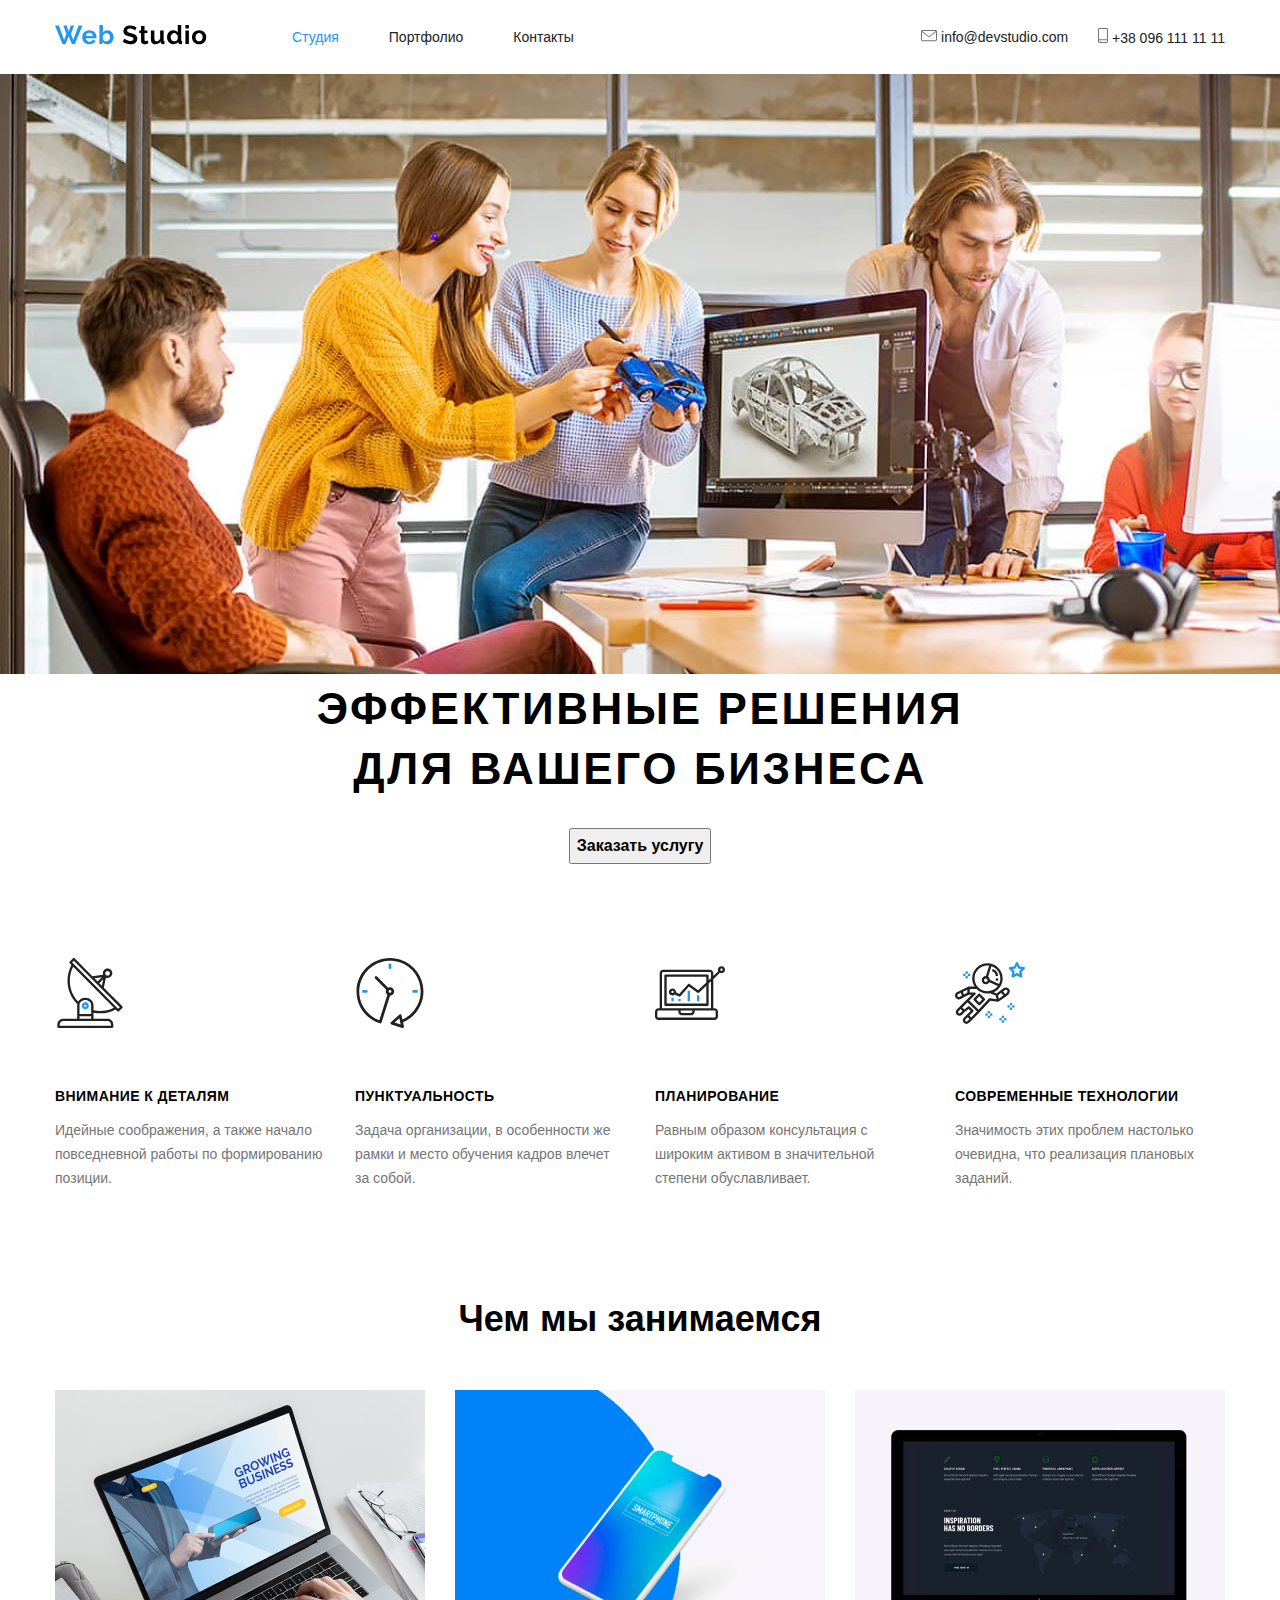
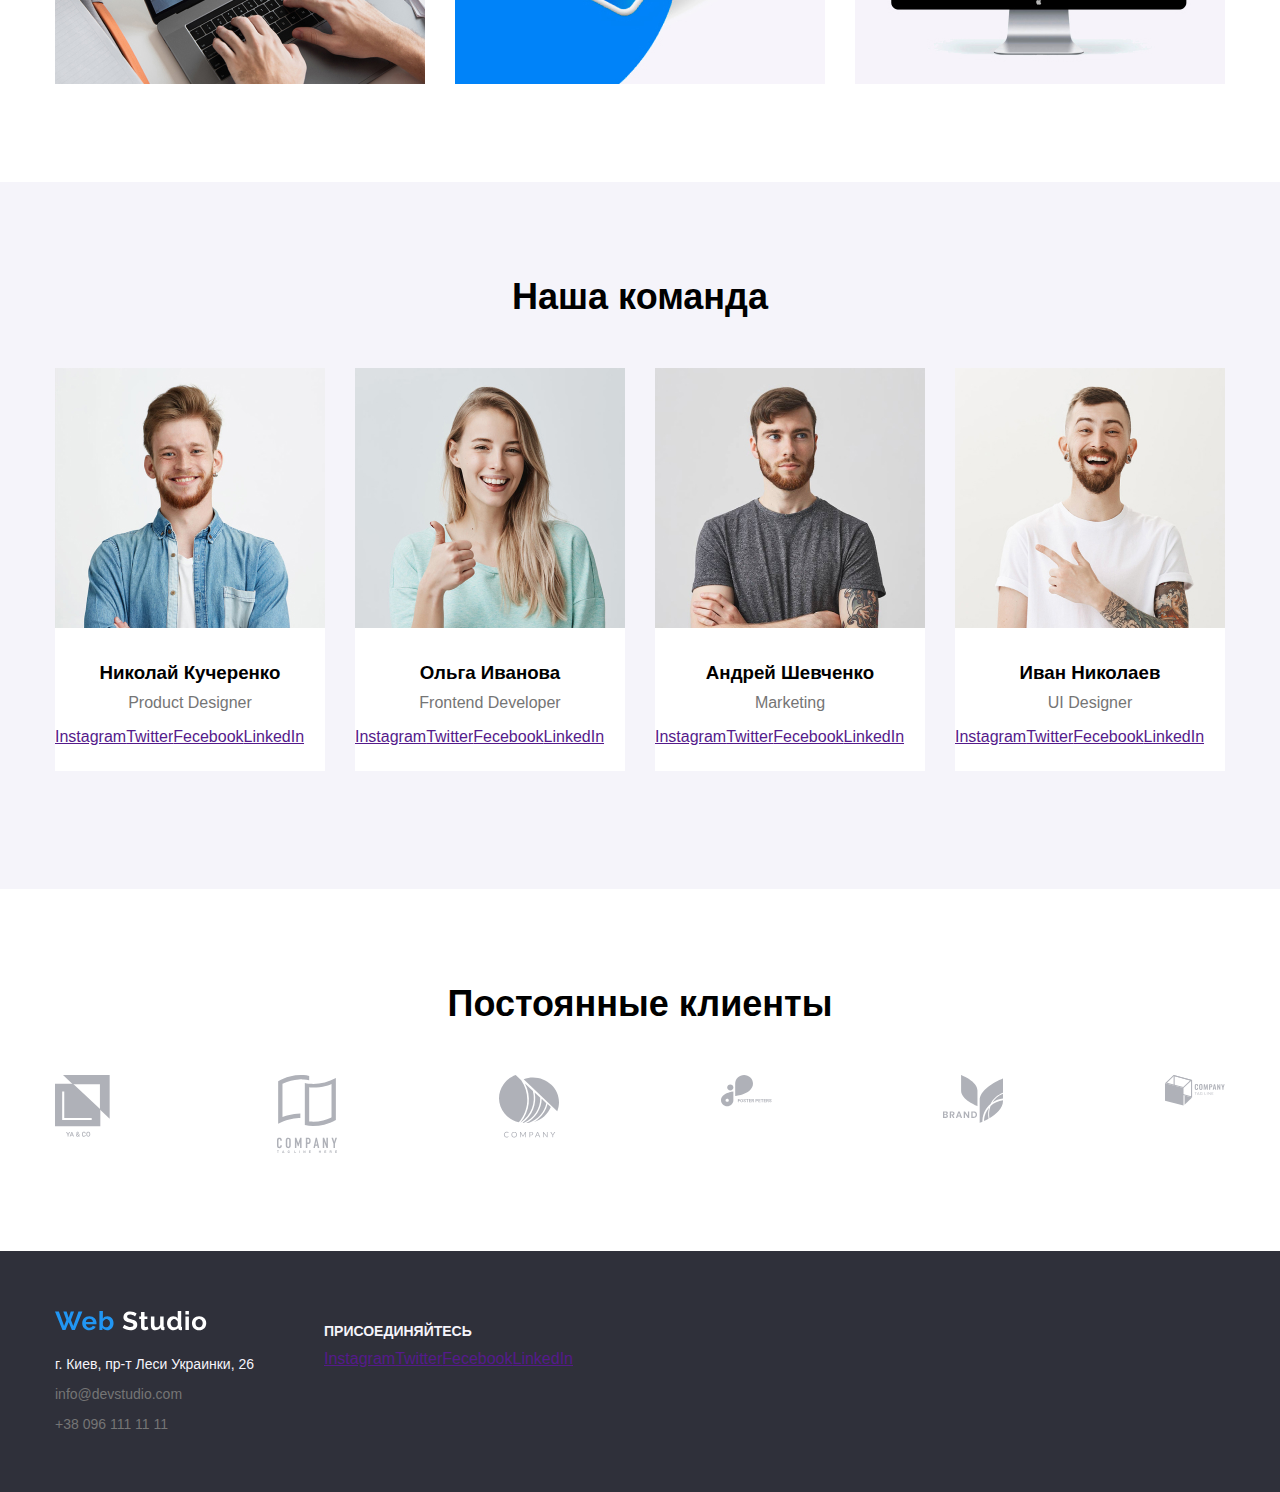
<file: index.html>
<!DOCTYPE html>
<html lang="en">
  <head>
    <meta charset="UTF-8" />
    <meta name="viewport" content="width=device-width, initial-scale=1.0" />
    <title>Студия</title>
    <link
      rel="stylesheet"
      href="https://cdnjs.cloudflare.com/ajax/libs/modern-normalize/0.7.0/modern-normalize.min.css"
    />
    <link rel="stylesheet" href="./styles.css" />
  </head>
  <body>
    <header>
      <nav class="container">
        <a href=""><img src="./images/WebStudio.svg" alt="WebStudio" /></a>
        <ul class="nav-maincontainer">
          <li>
            <a class="nav-mainitem selected" href="./index.html">Студия</a>
          </li>
          <li><a class="nav-mainitem" href="./portfolio.html">Портфолио</a></li>
          <li><a class="nav-mainitem" href="">Контакты</a></li>
        </ul>
        <address>
          <ul class="nav-adresscontainer">
            <li>
              <a href="mailto:info@devstudio.com" class="nav-adressitem"
                ><img src="./images/envelope.svg" alt="@" />
                info@devstudio.com
              </a>
            </li>
            <li>
              <a href="tel:+380961111111" class="nav-adressitem"
                ><img src="./images/smartphone.svg" alt="T" />
                +38 096 111 11 11
              </a>
            </li>
          </ul>
        </address>
      </nav>
    </header>
    <main>
      <!-- Эффективные решения для вашего бизнеса -->
      <div class="headerimg">
        <img src="./images/HeaderimgOptim.jpg" width="1600" alt="" />
      </div>
      <section class="sec-hero">
        <h1>
          Эффективные решения <br />
          для вашего бизнеса
        </h1>
        <div>
          <button class="main-button">Заказать услугу</button>
        </div>
      </section>
      <!-- Наши сильные стороны -->
      <section class="sec-ourside">
        <div class="container">
          <h2>Наши сильные стороны</h2>
          <ul class="sec-oursidelist">
            <li>
              <img src="./images/antenna1.svg" alt="" width="70" />
              <h3>Внимание к деталям</h3>
              <p>
                Идейные соображения, а также начало повседневной работы по
                формированию позиции.
              </p>
            </li>
            <li>
              <img src="./images/clock1.svg" alt="" width="70" />
              <h3>Пунктуальность</h3>
              <p>
                Задача организации, в особенности же рамки и место обучения
                кадров влечет за собой.
              </p>
            </li>
            <li>
              <img src="./images/diagram1.svg" alt="" width="70" />
              <h3>Планирование</h3>
              <p>
                Равным образом консультация с широким активом в значительной
                степени обуславливает.
              </p>
            </li>
            <li>
              <img src="./images/astronaut1.svg" alt="" width="70" />
              <h3>Современные технологии</h3>
              <p>
                Значимость этих проблем настолько очевидна, что реализация
                плановых заданий.
              </p>
            </li>
          </ul>
        </div>
      </section>
      <!-- Чем мы занимаемся -->
      <section class="sec-ourwork">
        <div class="container">
          <h2>
            Чем мы занимаемся
          </h2>
          <ul class="sec-ourworklist">
            <li>
              <h3>Десктопные приложения</h3>
              <img
                src="./images/box1.jpg"
                width="370"
                alt="Десктопные приложения"
              />
            </li>
            <li>
              <h3>Мобильные приложения</h3>
              <img
                src="./images/box2.jpg"
                width="370"
                alt="Мобильные приложения"
              />
            </li>
            <li>
              <h3>Дизайнерские решения</h3>
              <img
                src="./images/box3.jpg"
                width="370"
                alt="Дизайнерские решения"
              />
            </li>
          </ul>
        </div>
      </section>
      <!-- Наша команда -->
      <section class="sec-ourteam">
        <div class="container">
          <h2>Наша команда</h2>
          <ul class="sec-ourteamlist">
            <li>
              <img src="./images/img1.jpg" width="270" alt="" />
              <h3>Николай Кучеренко</h3>
              <p>Product Designer</p>
              <ul>
                <li>
                  <a href="" aria-label="Instagram">Instagram</a>
                </li>
                <li>
                  <a href="" aria-label="Twitter">Twitter</a>
                </li>
                <li>
                  <a href="" aria-label="Fecebook">Fecebook</a>
                </li>
                <li>
                  <a href="" aria-label="LinkedIn">LinkedIn</a>
                </li>
              </ul>
            </li>
            <li>
              <img src="./images/img2.jpg" width="270" alt="" />
              <h3>Ольга Иванова</h3>
              <p>Frontend Developer</p>
              <ul>
                <li>
                  <a href="" aria-label="Instagram">Instagram</a>
                </li>
                <li>
                  <a href="" aria-label="Twitter">Twitter</a>
                </li>
                <li>
                  <a href="" aria-label="Fecebook">Fecebook</a>
                </li>
                <li>
                  <a href="" aria-label="LinkedIn">LinkedIn</a>
                </li>
              </ul>
            </li>
            <li>
              <img src="./images/img3.jpg" width="270" alt="" />
              <h3>Андрей Шевченко</h3>
              <p>Marketing</p>
              <ul>
                <li>
                  <a href="" aria-label="Instagram">Instagram</a>
                </li>
                <li>
                  <a href="" aria-label="Twitter">Twitter</a>
                </li>
                <li>
                  <a href="" aria-label="Fecebook">Fecebook</a>
                </li>
                <li>
                  <a href="" aria-label="LinkedIn">LinkedIn</a>
                </li>
              </ul>
            </li>
            <li>
              <img src="./images/img4.jpg" width="270" alt="" />
              <h3>Иван Николаев</h3>
              <p>UI Designer</p>
              <ul>
                <li>
                  <a href="" aria-label="Instagram">Instagram</a>
                </li>
                <li>
                  <a href="" aria-label="Twitter">Twitter</a>
                </li>
                <li>
                  <a href="" aria-label="Fecebook">Fecebook</a>
                </li>
                <li>
                  <a href="" aria-label="LinkedIn">LinkedIn</a>
                </li>
              </ul>
            </li>
          </ul>
        </div>
      </section>
      <!-- Постоянные клиенты  -->
      <section class="sec-ourclients">
        <div class="container">
          <h2>Постоянные клиенты</h2>
          <ul class="sec-ourclientslist">
            <li>
              <a href=""><img src="./images/logo1.svg" width="60" alt="" /></a>
            </li>
            <li>
              <a href=""><img src="./images/logo2.svg" width="60" alt="" /></a>
            </li>
            <li>
              <a href=""><img src="./images/logo3.svg" width="60" alt="" /></a>
            </li>
            <li>
              <a href=""><img src="./images/logo4.svg" width="60" alt="" /></a>
            </li>
            <li>
              <a href=""><img src="./images/logo5.svg" width="60" alt="" /></a>
            </li>
            <li>
              <a href=""><img src="./images/logo6.svg" width="60" alt="" /></a>
            </li>
          </ul>
        </div>
      </section>
    </main>
    <footer>
      <div class="container foot-container">
        <div>
          <a href=""
            ><img src="./images/WebStudioWhite.svg" alt="WebStudio"
          /></a>
          <address>
            <p>г. Киев, пр-т Леси Украинки, 26</p>
            <p>
              <a href="" class="nav-adressitem-foot"> info@devstudio.com </a>
            </p>
            <p>
              <a href="" class="nav-adressitem-foot"> +38 096 111 11 11 </a>
            </p>
          </address>
        </div>
        <div class="cont_connect">
          <h2>Присоединяйтесь</h2>
          <ul>
            <li>
              <a href="" aria-label="Instagram">Instagram</a>
            </li>
            <li>
              <a href="" aria-label="Twitter">Twitter</a>
            </li>
            <li>
              <a href="" aria-label="Fecebook">Fecebook</a>
            </li>
            <li>
              <a href="" aria-label="LinkedIn">LinkedIn</a>
            </li>
          </ul>
        </div>
      </div>
    </footer>
  </body>
</html>
</file>
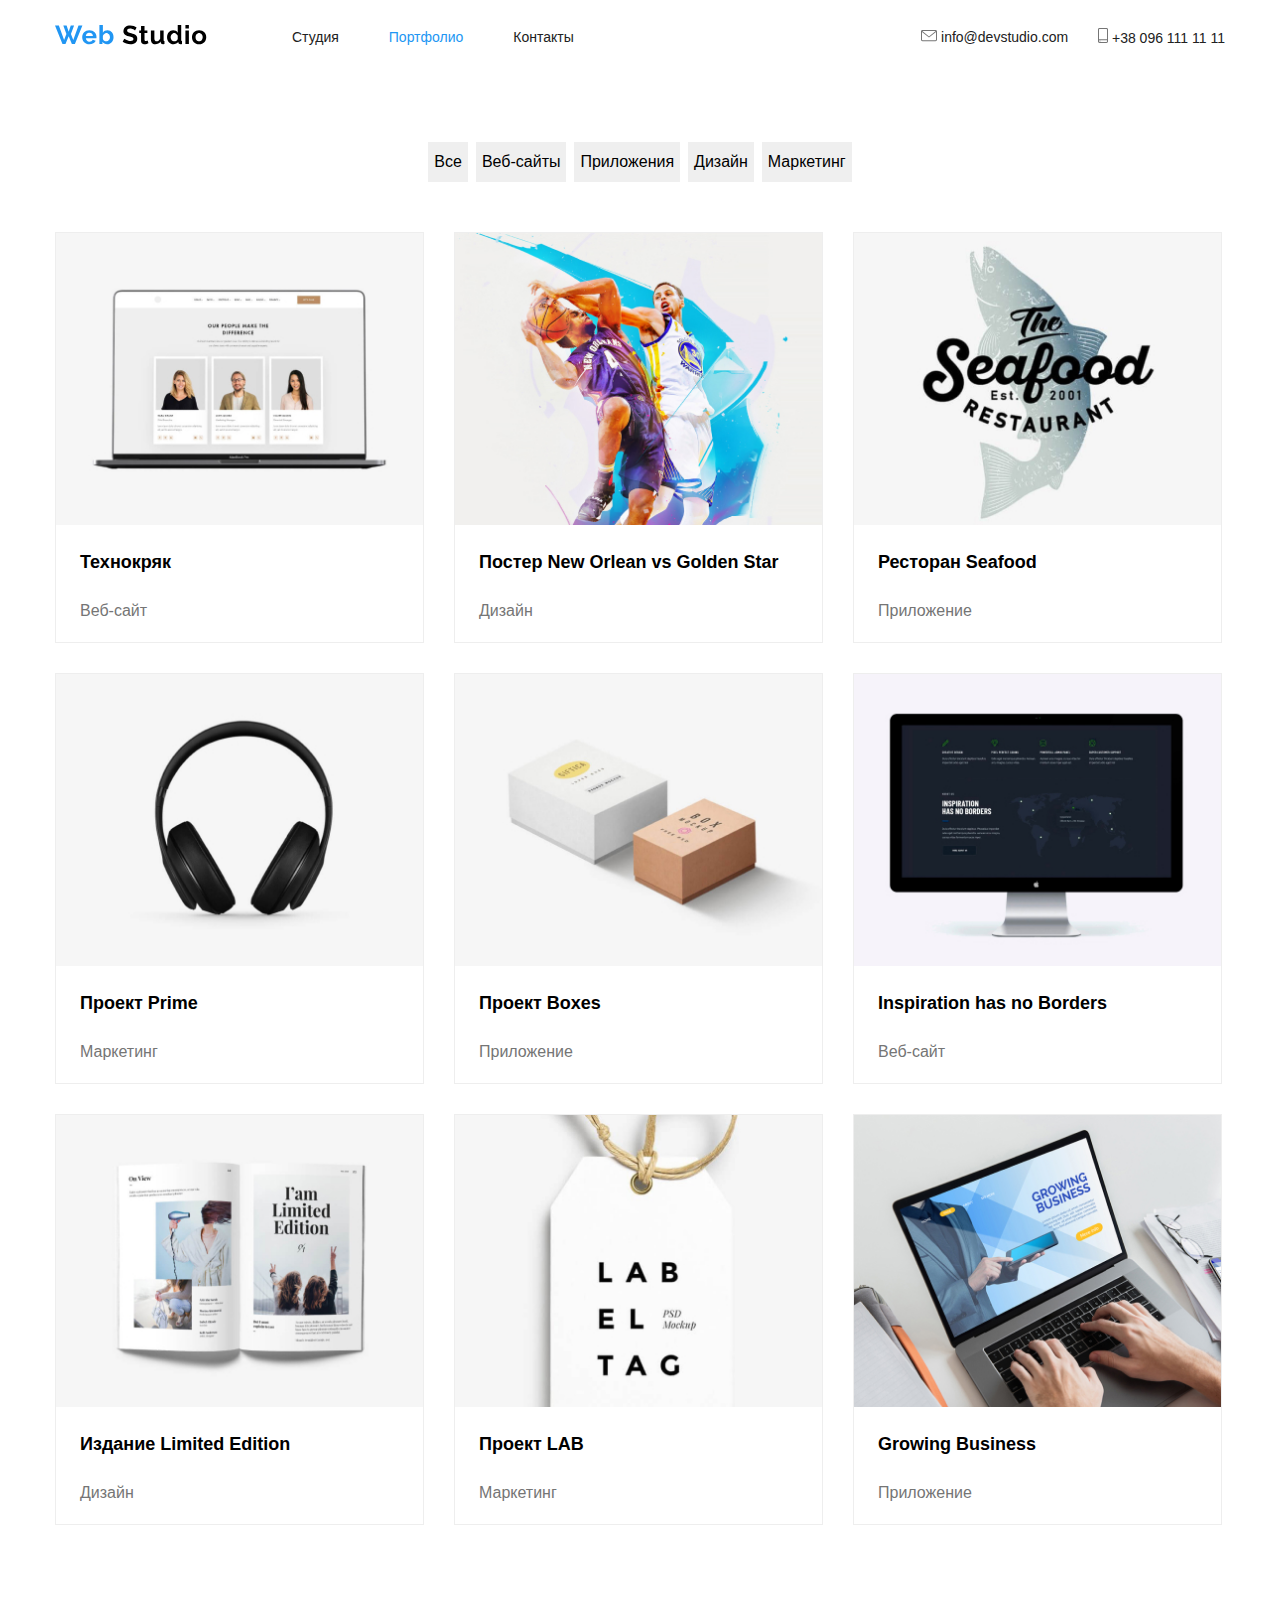
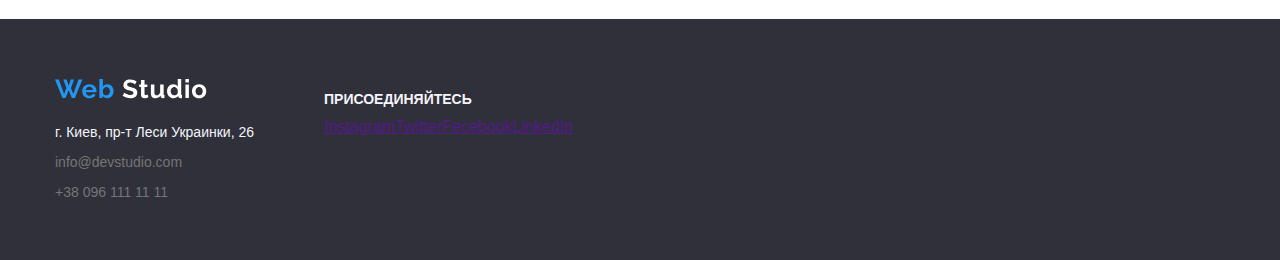
<file: portfolio.html>
<!DOCTYPE html>
<html lang="en">
  <head>
    <meta charset="UTF-8" />
    <meta name="viewport" content="width=device-width, initial-scale=1.0" />
    <title>Портфолио</title>
    <link
      rel="stylesheet"
      href="https://cdnjs.cloudflare.com/ajax/libs/modern-normalize/0.7.0/modern-normalize.min.css"
    />
    <link rel="stylesheet" href="./styles.css" />
  </head>
  <body>
    <header>
      <nav class="container">
        <a href=""><img src="./images/WebStudio.svg" alt="WebStudio" /></a>
        <ul class="nav-maincontainer">
          <li>
            <a class="nav-mainitem" href="./index.html">Студия</a>
          </li>
          <li>
            <a class="nav-mainitem selected" href="./portfolio.html"
              >Портфолио</a
            >
          </li>
          <li><a class="nav-mainitem" href="">Контакты</a></li>
        </ul>
        <address>
          <ul class="nav-adresscontainer">
            <li>
              <a href="" class="nav-adressitem"
                ><img src="./images/envelope.svg" alt="@" />
                info@devstudio.com
              </a>
            </li>
            <li>
              <a href="" class="nav-adressitem"
                ><img src="./images/smartphone.svg" alt="T" />
                +38 096 111 11 11
              </a>
            </li>
          </ul>
        </address>
      </nav>
    </header>
    <main>
      <h1 class="portfolio-title">
        Портфолио наших работ
      </h1>
      <ul class="button-list">
        <li><button type="button" class="button-filter">Все</button></li>
        <li><button type="button" class="button-filter">Веб-сайты</button></li>
        <li><button type="button" class="button-filter">Приложения</button></li>
        <li><button type="button" class="button-filter">Дизайн</button></li>
        <li><button type="button" class="button-filter">Маркетинг</button></li>
      </ul>
      <section class="sec-ourportfolio">
        <div class="container">
          <ul class="sec-ourportfoliolist">
            <li>
              <a href=""><img src="./images/img11.jpg" width="367" alt="" /></a>
              <h2>Технокряк</h2>
              <p>Веб-сайт</p>
            </li>
            <li>
              <a href=""><img src="./images/img12.jpg" width="367" alt="" /></a>
              <h2>Постер New Orlean vs Golden Star</h2>
              <p>Дизайн</p>
            </li>
            <li>
              <a href=""><img src="./images/img13.jpg" width="367" alt="" /></a>
              <h2>Ресторан Seafood</h2>
              <p>Приложение</p>
            </li>
            <li>
              <a href=""><img src="./images/img14.jpg" width="367" alt="" /></a>
              <h2>Проект Prime</h2>
              <p>Маркетинг</p>
            </li>
            <li>
              <a href=""><img src="./images/img15.jpg" width="367" alt="" /></a>
              <h2>Проект Boxes</h2>
              <p>Приложение</p>
            </li>
            <li>
              <a href=""><img src="./images/img16.jpg" width="367" alt="" /></a>
              <h2>Inspiration has no Borders</h2>
              <p>Веб-сайт</p>
            </li>
            <li>
              <a href=""><img src="./images/img17.jpg" width="367" alt="" /></a>
              <h2>Издание Limited Edition</h2>
              <p>Дизайн</p>
            </li>
            <li>
              <a href=""><img src="./images/img18.jpg" width="367" alt="" /></a>
              <h2>Проект LAB</h2>
              <p>Маркетинг</p>
            </li>
            <li>
              <a href=""><img src="./images/img19.jpg" width="367" alt="" /></a>
              <h2>Growing Business</h2>
              <p>Приложение</p>
            </li>
          </ul>
        </div>
      </section>
    </main>
    <footer>
      <div class="container foot-container">
        <div>
          <a href=""
            ><img src="./images/WebStudioWhite.svg" alt="WebStudio"
          /></a>
          <address>
            <p>г. Киев, пр-т Леси Украинки, 26</p>
            <p>
              <a href="" class="nav-adressitem-foot"> info@devstudio.com </a>
            </p>
            <p>
              <a href="" class="nav-adressitem-foot"> +38 096 111 11 11 </a>
            </p>
          </address>
        </div>
        <div class="cont_connect">
          <h2>Присоединяйтесь</h2>
          <ul>
            <li>
              <a href="" aria-label="Instagram">Instagram</a>
            </li>
            <li>
              <a href="" aria-label="Twitter">Twitter</a>
            </li>
            <li>
              <a href="" aria-label="Fecebook">Fecebook</a>
            </li>
            <li>
              <a href="" aria-label="LinkedIn">LinkedIn</a>
            </li>
          </ul>
        </div>
      </div>
    </footer>
  </body>
</html>
</file>
<file: styles.css>
/* Установки для всего документа */
:root {
  --primary-text-color: #212121;
  --secondary-text-color: #757575;
  --accent-color: #2196f3;
  --primary-bg-color: #fff;
  --secondary-bg-color: #f5f4fa;
}
body {
  font-family: "Roboto", sans-serif;
  font-style: normal;
}

header {
  margin-top: 25px;
}

ul {
  list-style: none;
  padding: 0;
  margin: 0;
}

h1 {
  font-weight: 900;
  font-size: 44px;
  line-height: 60px;
  letter-spacing: 0.06em;
  text-transform: uppercase;
  margin-top: 0;
  margin-bottom: 30;
}

.container {
  width: 1200px;
  padding-left: 15px;
  padding-right: 15px;
  margin: 0 auto;
}

.sec-ourside h2,
.sec-ourwork h2,
.sec-ourteam h2,
.sec-ourclients h2 {
  font-weight: bold;
  font-size: 36px;
  line-height: 42px;
  text-align: center;
  margin-top: 0;
  margin-bottom: 0;
}

/* Основной блок навигации */
.nav-mainitem {
  font-weight: 500;
  font-size: 14px;
  line-height: 16px;
  color: var(--primary-text-color);
  text-decoration: none;
}

.nav-mainitem:hover,
.nav-mainitem:focus {
  color: var(--accent-color);
}
.nav-mainitem.selected {
  color: var(--accent-color);
}

nav {
  display: flex;
  align-items: center;
}

.nav-maincontainer {
  display: flex;
  margin-left: 85px;
}
.nav-maincontainer li:not(:last-child) {
  margin-right: 50px;
}

/* Блок навигации по адрессу (в шапке и в футере)*/
address {
  font-style: normal;
  font-weight: 500;
  font-size: 14px;
  line-height: 16px;
}

.nav-adressitem {
  color: var(--primary-text-color);
  text-decoration: none;
}

.nav-adressitem:hover,
.nav-adressitem:focus {
  color: var(--accent-color);
}

.nav-adresscontainer {
  display: flex;
  align-items: center;
}

.nav-adresscontainer li:not(:last-child) {
  margin-right: 30px;
}

nav address {
  margin-left: auto;
}

/* Футер */
footer {
  margin-top: 94px;
  padding-top: 60px;
  padding-bottom: 60px;

  background-color: #2f303a;
  color: var(--secondary-bg-color);
}

footer h2 {
  font-weight: bold;
  font-size: 14px;
  line-height: 16px;
  text-transform: uppercase;
}

.foot-container {
  display: flex;
}
footer address {
  margin-top: 20px;
}

footer p {
  margin-bottom: 0;
}

.nav-adressitem-foot {
  color: var(--secondary-text-color);
  text-decoration: none;
}

.nav-adressitem-foot:hover,
.nav-adressitem-foot:focus {
  color: var(--accent-color);
}

.cont_connect {
  margin-left: 70px;
}

.cont_connect ul {
  display: flex;
}

/* Стилизация кнопок */
.main-button,
.button-filter {
  font-size: 16px;
  line-height: 30px;
}

.main-button {
  font-weight: bold;
}

/* Серция Героя */
.headerimg {
  text-align: center;
  margin-top: 25px;
}

.sec-hero {
  text-align: center;
}

/* Секция "Наши сильные стороны*/
.sec-ourside {
  margin-top: 94px;
}

.sec-ourside h2 {
  display: none;
}

.sec-ourside h3 {
  font-weight: bold;
  font-size: 14px;
  line-height: 16px;
  letter-spacing: 0.03em;
  text-transform: uppercase;

  margin-top: 55px;
}

.sec-ourside p {
  font-weight: normal;
  font-size: 14px;
  line-height: 24px;
  color: var(--secondary-text-color);

  margin-top: 10px;
}

.sec-oursidelist {
  display: flex;
}
.sec-oursidelist > li {
  width: 270px;
}
.sec-oursidelist > li:not(:last-child) {
  margin-right: 30px;
}

/* Секция "Чем  мы занимаемся*/

.sec-ourwork {
  margin-top: 94px;
}

.sec-ourworklist h3 {
  display: none;
}

.sec-ourworklist {
  display: flex;

  margin-top: 50px;
}

.sec-ourworklist > li:not(:last-child) {
  margin-right: 30px;
}

/* Секция "Наша команда*/

.sec-ourteam {
  background-color: var(--secondary-bg-color);
  margin-top: 94px;
  padding-top: 94px;
  padding-bottom: 94px;
}
.sec-ourteam h2 {
  margin: 0;
}

.sec-ourteamlist {
  display: flex;

  margin-top: 50px;
}

.sec-ourteamlist li {
  text-align: center;
  background-color: var(--primary-bg-color);
  margin-bottom: 24px;
}

.sec-ourteamlist > li:not(:last-child) {
  margin-right: 30px;
}
.sec-ourteam h3 {
  margin-top: 30px;
  margin-bottom: 0;
}
.sec-ourteam p {
  margin-top: 10px;
  margin-bottom: 0;
  color: var(--secondary-text-color);
}
.sec-ourteamlist ul {
  display: flex;

  margin-top: 16px;
}

/* Секция "Постоянные клиенты*/
.sec-ourclients {
  margin-top: 94px;
}
.sec-ourclientslist {
  display: flex;
  justify-content: space-between;

  margin-top: 50px;
}

/* Кнопки на странице портфолио */
.button-list {
  display: flex;
  justify-content: center;
  margin-top: 93px;
}
.button-list > li:not(:last-child) {
  margin-right: 8px;
}
.button-filter {
  font-family: inherit;
  color: inherit;
  border: none;
  height: 40px;
  /* background-color: transparent; */
}
.button-filter:hover {
  background-color: var(--accent-color);
  color: var(--primary-bg-color);
}

/* Секция "Портфолио наших работ*/

.portfolio-title {
  display: none;
}

.sec-ourportfolio {
  margin-top: 50px;
}

.sec-ourportfolio h2 {
  font-weight: bold;
  font-size: 18px;
  line-height: 36px;
  margin-left: 24px;
}
.sec-ourportfolio p {
  font-size: 16px;
  line-height: 30px;
  color: var(--secondary-text-color);

  margin-left: 24px;
}
.sec-ourportfoliolist {
  display: flex;
  flex-wrap: wrap;
}

.sec-ourportfoliolist > li {
  border: 1px solid #eeeeee;
}

.sec-ourportfoliolist > li:not(:nth-child(3n)) {
  margin-right: 30px;
}
.sec-ourportfoliolist > li:not(:nth-last-child(-n + 3)) {
  margin-bottom: 30px;
}
</file>
